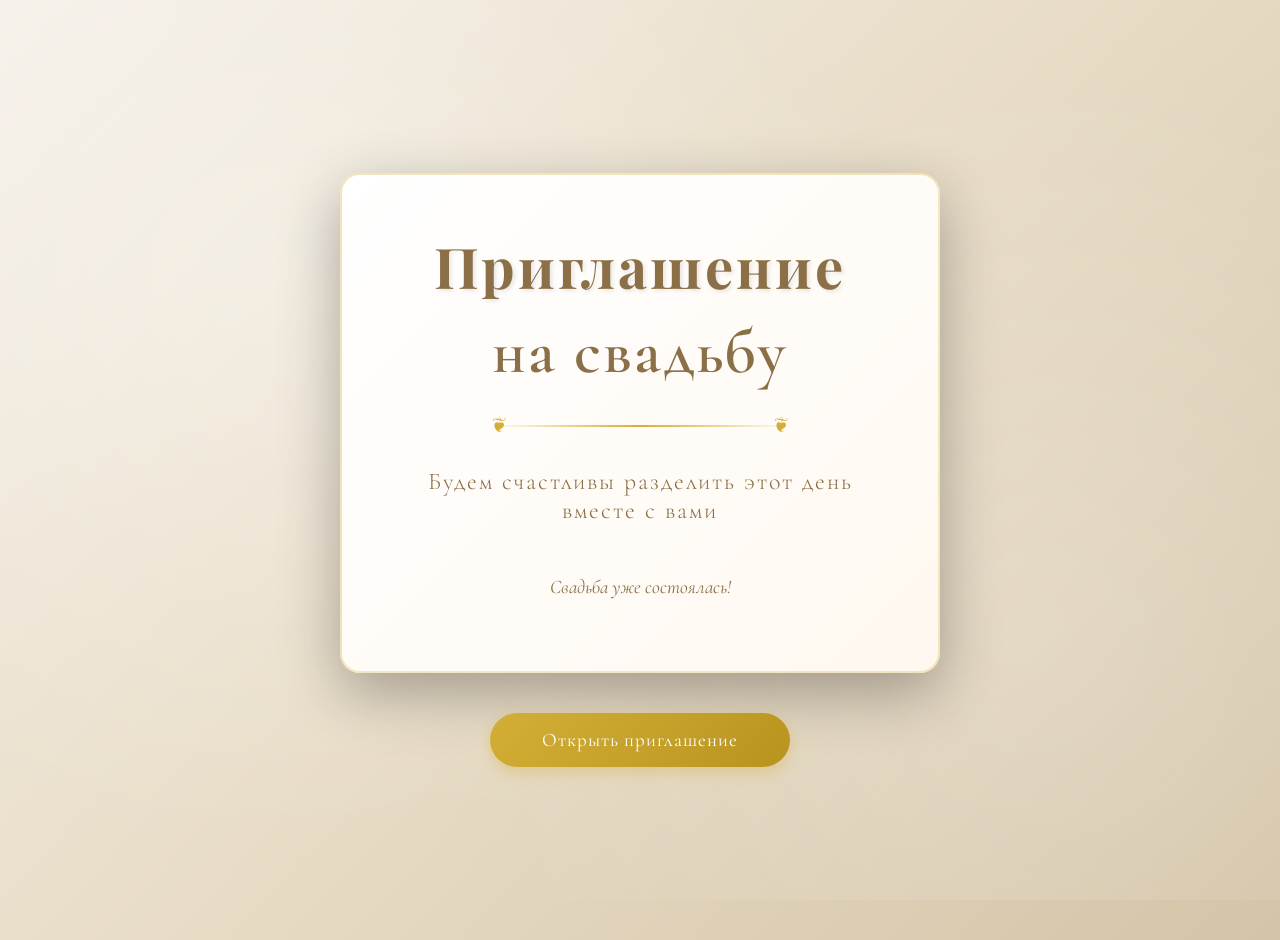
<file: index.html>
<!DOCTYPE html>
<html lang="ru">
    <!-- ============================================ -->
    <!-- HEAD: Метаданные, стили и шрифты -->
    <!-- ============================================ -->
    <head>
        <meta charset="UTF-8" />
        <meta name="viewport" content="width=device-width, initial-scale=1.0" />
        <title>Приглашение на свадьбу</title>
        <link rel="stylesheet" href="style.css" />
        <link rel="preconnect" href="https://fonts.googleapis.com" />
        <link rel="preconnect" href="https://fonts.gstatic.com" crossorigin />
        <link
            href="https://fonts.googleapis.com/css2?family=Playfair+Display:wght@400;700&family=Cormorant+Garamond:wght@300;400;600&display=swap"
            rel="stylesheet"
        />
        <script
            src="https://api-maps.yandex.ru/2.1/?lang=ru_RU"
            type="text/javascript"
        ></script>
    </head>
    <body>
        <div class="main-container">
            <!-- ============================================ -->
            <!-- КАРТОЧКА ПРИГЛАШЕНИЯ: Первоначальный экран -->
            <!-- ============================================ -->
            <div class="card-container">
                <div class="card">
                    <h1 class="main-title">Приглашение</h1>
                    <div class="subtitle-wedding-container">
                        <div class="subtitle-wedding">на свадьбу</div>
                        <div class="divider"></div>
                    </div>
                    <div class="subtitle">
                        Будем счастливы разделить этот день<br />
                        вместе с вами
                    </div>
                    <div class="countdown-container">
                        <div class="countdown" id="countdown">
                            <div class="countdown-item">
                                <span class="countdown-number" id="days"
                                    >0</span
                                >
                                <span class="countdown-label">дней</span>
                            </div>
                            <div class="countdown-item">
                                <span class="countdown-number" id="hours"
                                    >0</span
                                >
                                <span class="countdown-label">часов</span>
                            </div>
                            <div class="countdown-item">
                                <span class="countdown-number" id="minutes"
                                    >0</span
                                >
                                <span class="countdown-label">минут</span>
                            </div>
                            <div class="countdown-item">
                                <span class="countdown-number" id="seconds"
                                    >0</span
                                >
                                <span class="countdown-label">секунд</span>
                            </div>
                        </div>
                    </div>
                </div>

                <!-- Кнопка открытия приглашения -->
                <button class="flip-btn" onclick="toggleContent()">
                    Открыть приглашение
                </button>
            </div>

            <!-- ============================================ -->
            <!-- КОНТЕНТ ПРИГЛАШЕНИЯ: Основная информация -->
            <!-- ============================================ -->
            <div class="content-wrapper hidden" id="contentWrapper">
                <div class="content-container">
                    <!-- Заголовок: имена и дата -->
                    <div class="header-section">
                        <h2 class="names">Андрей & Юлия</h2>
                        <p class="date">14 августа 2026</p>
                    </div>

                    <!-- Основное фото пары -->
                    <div class="photo-section">
                        <div class="photo-frame">
                            <img
                                src="photos/main.jpg"
                                alt="Андрей и Юлия"
                                class="couple-photo"
                                onerror="this.src='data:image/svg+xml,%3Csvg xmlns=%22http://www.w3.org/2000/svg%22 width=%22400%22 height=%22300%22%3E%3Crect fill=%22%23f0e6d2%22 width=%22400%22 height=%22300%22/%3E%3Ctext x=%2250%25%22 y=%2250%25%22 font-family=%22Arial%22 font-size=%2220%22 fill=%22%238b6f47%22 text-anchor=%22middle%22 dominant-baseline=%22middle%22%3EФото молодожен%3C/text%3E%3C/svg%3E'"
                            />
                        </div>
                    </div>

                    <!-- ============================================ -->
                    <!-- ТЕКСТ ПРИГЛАШЕНИЯ -->
                    <!-- ============================================ -->
                    <div class="content-section">
                        <div class="invitation-text">
                            <h3 class="invitation-title">Дорогой гость!</h3>
                            <p class="invitation-subtitle">
                                Мы рады сообщить вам, что 14.08.2026 состоится
                                самое главное торжество <br />
                                в нашей жизни – день нашей свадьбы!<br />
                                Приглашаем вас разделить с нами радость этого
                                незабываемого дня.
                            </p>
                            <p class="invitation-ps">
                                P.S. с любовью Андрей и Юлия
                            </p>
                        </div>

                        <!-- ============================================ -->
                        <!-- СЕКЦИЯ С ЦИТАТОЙ И ФОТО -->
                        <!-- ============================================ -->
                        <div class="quote-section">
                            <div class="quote-photo-container">
                                <img
                                    src="photos/photo-love.JPG"
                                    alt="Андрей и Юлия"
                                    class="quote-photo"
                                    onerror="this.src='data:image/svg+xml,%3Csvg xmlns=%22http://www.w3.org/2000/svg%22 width=%22400%22 height=%22300%22%3E%3Crect fill=%22%23f0e6d2%22 width=%22400%22 height=%22300%22/%3E%3Ctext x=%2250%25%22 y=%2250%25%22 font-family=%22Arial%22 font-size=%2220%22 fill=%22%238b6f47%22 text-anchor=%22middle%22 dominant-baseline=%22middle%22%3EФото%3C/text%3E%3C/svg%3E'"
                                />
                            </div>
                            <div class="quote-text">
                                <p class="quote">
                                    Там, где посеяна любовь, растёт радость
                                </p>
                            </div>
                        </div>

                        <!-- ============================================ -->
                        <!-- БЛОК С ЖЕНИХОМ И НЕВЕСТОЙ -->
                        <!-- ============================================ -->
                        <div class="couple-section">
                            <div class="couple-block groom-block">
                                <div class="couple-photo-wrapper">
                                    <img
                                        src="photos/groom.jpg"
                                        alt="Жених"
                                        class="couple-individual-photo"
                                        onerror="this.src='data:image/svg+xml,%3Csvg xmlns=%22http://www.w3.org/2000/svg%22 width=%22400%22 height=%22300%22%3E%3Crect fill=%22%23f0e6d2%22 width=%22400%22 height=%22300%22/%3E%3Ctext x=%2250%25%22 y=%2250%25%22 font-family=%22Arial%22 font-size=%2220%22 fill=%22%238b6f47%22 text-anchor=%22middle%22 dominant-baseline=%22middle%22%3EЖених%3C/text%3E%3C/svg%3E'"
                                    />
                                </div>
                                <h3 class="couple-name">Андрей</h3>
                            </div>
                            <div class="couple-block bride-block">
                                <div class="couple-photo-wrapper">
                                    <img
                                        src="photos/bride.jpg"
                                        alt="Невеста"
                                        class="couple-individual-photo"
                                        onerror="this.src='data:image/svg+xml,%3Csvg xmlns=%22http://www.w3.org/2000/svg%22 width=%22400%22 height=%22300%22%3E%3Crect fill=%22%23f0e6d2%22 width=%22400%22 height=%22300%22/%3E%3Ctext x=%2250%25%22 y=%2250%25%22 font-family=%22Arial%22 font-size=%2220%22 fill=%22%238b6f47%22 text-anchor=%22middle%22 dominant-baseline=%22middle%22%3EНевеста%3C/text%3E%3C/svg%3E'"
                                    />
                                </div>
                                <h3 class="couple-name">Юлия</h3>
                            </div>
                        </div>

                        <!-- ============================================ -->
                        <!-- БЛОК ТРАПЕЗЫ: Информация о меню -->
                        <!-- ============================================ -->
                        <div class="meal-section">
                            <h3 class="meal-title">Трапеза</h3>
                            <p class="meal-description">
                                Меню разнообразно, поэтому сообщите нам заранее,
                                если у вас есть какие-либо предпочтения или
                                диетические ограничения.
                            </p>
                        </div>

                        <!-- ============================================ -->
                        <!-- БЛОК ПОЖЕЛАНИЙ ПО ПОДАРКАМ -->
                        <!-- ============================================ -->
                        <div class="gifts-section">
                            <h3 class="gifts-title">Пожелания по подаркам</h3>
                            <p class="gifts-description">
                                Ваше присутствие в день нашей свадьбы – самый
                                значимый подарок для нас! Мы понимаем, что
                                дарить цветы на свадьбу – это традиция, но мы не
                                сможем насладиться их красотой в полной мере...
                                будем рады любой другой альтернативе (например, в денежном эквиваленте).
                            </p>
                        </div>

                        <!-- ============================================ -->
                        <!-- КНОПКА ПЕРЕХОДА НА СВАДЕБНОЕ РАСПИСАНИЕ -->
                        <!-- ============================================ -->
                        <div class="schedule-button-container">
                            <a href="schedule.html" class="schedule-btn">
                                Свадебное расписание
                            </a>
                        </div>

                        <!-- ============================================ -->
                        <!-- ФОТО ПАРЫ -->
                        <!-- ============================================ -->
                        <div class="embrace-photo-section">
                            <div class="embrace-photo-container">
                                <img
                                    src="photos/embrace.JPG"
                                    alt="Андрей и Юлия"
                                    class="embrace-photo"
                                    onerror="this.src='data:image/svg+xml,%3Csvg xmlns=%22http://www.w3.org/2000/svg%22 width=%22400%22 height=%22300%22%3E%3Crect fill=%22%23f0e6d2%22 width=%22400%22 height=%22300%22/%3E%3Ctext x=%2250%25%22 y=%2250%25%22 font-family=%22Arial%22 font-size=%2220%22 fill=%22%238b6f47%22 text-anchor=%22middle%22 dominant-baseline=%22middle%22%3EФото%3C/text%3E%3C/svg%3E'"
                                />
                            </div>
                        </div>

                        <!-- ============================================ -->
                        <!-- ЯНДЕКС КАРТА: Геопозиция места проведения -->
                        <!-- ============================================ -->
                        <div class="map-section">
                            <h3 class="map-title">📍 Место проведения</h3>
                            <div id="yandex-map" class="yandex-map"></div>
                        </div>

                        <!-- ============================================ -->
                        <!-- RSVP: Подтверждение присутствия -->
                        <!-- ============================================ -->
                        <div class="rsvp">
                            <p>
                                Пожалуйста, подтвердите ваше присутствие до 1
                                июня
                            </p>
                            <p class="contact">+7 (925) 807 - 92 - 05</p>
                        </div>
                    </div>

                    <!-- ============================================ -->
                    <!-- TELEGRAM ЧАТ: Ссылка на группу -->
                    <!-- ============================================ -->
                    <div class="telegram-section">
                        <a
                            href="https://t.me/+GbGKdkNr-Cs2YThi"
                            target="_blank"
                            rel="noopener noreferrer"
                            class="telegram-link"
                        >
                            <span class="telegram-icon">💬</span>
                            <span class="telegram-text">Чат в Telegram</span>
                        </a>
                    </div>

                    <!-- ============================================ -->
                    <!-- ФУТЕР: Заключительная подпись -->
                    <!-- ============================================ -->
                    <div class="footer-section">
                        <p class="closing">
                            С любовью и нетерпением ждем встречи,
                        </p>
                        <p class="signature">Андрей & Юлия</p>
                    </div>
                </div>
            </div>
        </div>

        <!-- ============================================ -->
        <!-- SCRIPTS: JavaScript функциональность -->
        <!-- ============================================ -->
        <script src="script.js"></script>
    </body>
</html>
</file>
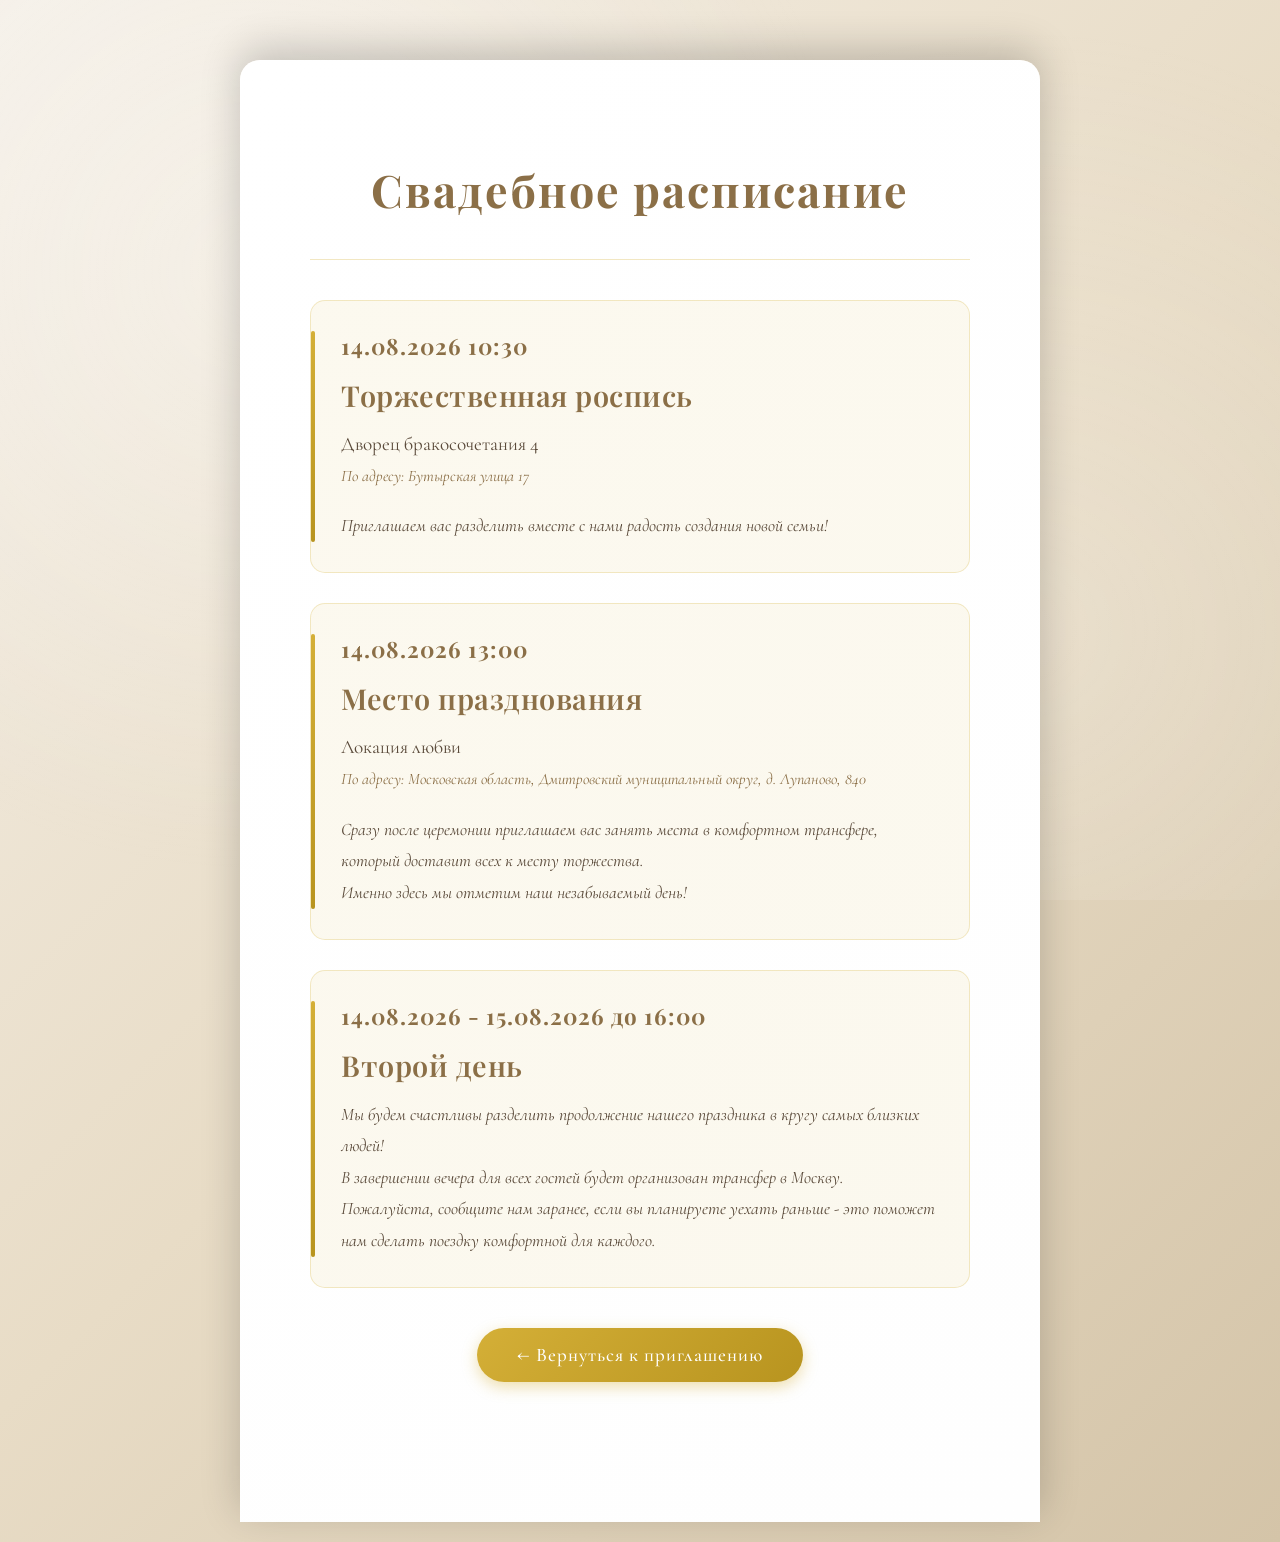
<file: schedule.html>
<!DOCTYPE html>
<html lang="ru">
    <!-- ============================================ -->
    <!-- HEAD: Метаданные, стили и шрифты -->
    <!-- ============================================ -->
    <head>
        <meta charset="UTF-8" />
        <meta name="viewport" content="width=device-width, initial-scale=1.0" />
        <title>Свадебное расписание</title>
        <link rel="stylesheet" href="style.css" />
        <link rel="preconnect" href="https://fonts.googleapis.com" />
        <link rel="preconnect" href="https://fonts.gstatic.com" crossorigin />
        <link
            href="https://fonts.googleapis.com/css2?family=Playfair+Display:wght@400;700&family=Cormorant+Garamond:wght@300;400;600&display=swap"
            rel="stylesheet"
        />
    </head>
    <body>
        <div class="main-container">
            <!-- ============================================ -->
            <!-- КОНТЕНТ СВАДЕБНОГО РАСПИСАНИЯ -->
            <!-- ============================================ -->
            <div class="content-wrapper">
                <div class="content-container">
                    <!-- Заголовок: имена и дата -->
                    <div class="header-section">
                        <h2 class="names">Свадебное расписание</h2>
                    </div>

                    <!-- ============================================ -->
                    <!-- СПИСОК РАСПИСАНИЯ -->
                    <!-- ============================================ -->
                    <div class="schedule-section">
                        <ul class="schedule-list">
                            <!-- Первое расписание: Торжественная роспись -->
                            <li class="schedule-item">
                                <div class="schedule-time">
                                    14.08.2026 10:30
                                </div>
                                <div class="schedule-title">
                                    Торжественная роспись
                                </div>
                                <div class="schedule-location">
                                    Дворец бракосочетания 4<br />
                                    <span class="schedule-address"
                                        >По адресу: Бутырская улица 17</span
                                    >
                                </div>
                                <div class="schedule-description">
                                    Приглашаем вас разделить вместе с нами
                                    радость создания новой семьи!
                                </div>
                            </li>

                            <!-- Второе расписание: Фуршет -->
                            <li class="schedule-item">
                                <div class="schedule-time">
                                    14.08.2026 13:00
                                </div>
                                <div class="schedule-title">Место празднования</div>
                                <div class="schedule-location">
                                    Локация любви<br />
                                    <span class="schedule-address"
                                        >По адресу: Московская область, Дмитровский муниципальный округ, д. Лупаново, 840</span
                                    >
                                </div>
                                <div class="schedule-description">
                                    Сразу после церемонии приглашаем вас занять места в комфортном трансфере, который доставит всех к месту торжества.<br />
                                    Именно здесь мы отметим наш незабываемый
                                    день!
                                </div>
                            </li>
                            <!-- Третье расписание: Второй день -->
                            <li class="schedule-item">
                                <div class="schedule-time">
                                    14.08.2026 - 15.08.2026 до 16:00
                                </div>
                                <div class="schedule-title">Второй день</div>
                                <div class="schedule-description">
                                    Мы будем счастливы разделить продолжение нашего праздника в кругу самых близких людей!<br />
                                    В завершении вечера для всех гостей будет организован трансфер в Москву.<br />
                                    Пожалуйста, сообщите нам заранее, если вы планируете уехать раньше - это поможет нам сделать поездку комфортной для каждого.
                                </div>
                            </li>
                        </ul>
                    </div>

                    <!-- Кнопка возврата на главную -->
                    <div class="schedule-button-container">
                        <a href="index.html" class="schedule-btn">
                            ← Вернуться к приглашению
                        </a>
                    </div>
                </div>
            </div>
        </div>

        <!-- ============================================ -->
        <!-- SCRIPTS: JavaScript функциональность -->
        <!-- ============================================ -->
        <script src="script.js"></script>
    </body>
</html>
</file>
<file: style.css>
* {
    margin: 0;
    padding: 0;
    box-sizing: border-box;
}

body {
    font-family: "Cormorant Garamond", serif;
    background: linear-gradient(135deg, #f5f0e8 0%, #e8dcc6 50%, #d4c4a8 100%);
    min-height: 100vh;
    padding: 20px;
    position: relative;
    overflow-x: hidden;
}

body::before {
    content: "";
    position: fixed;
    top: 0;
    left: 0;
    right: 0;
    bottom: 0;
    background-image: radial-gradient(
            circle at 20% 30%,
            rgba(255, 255, 255, 0.3) 0%,
            transparent 50%
        ),
        radial-gradient(
            circle at 80% 70%,
            rgba(255, 255, 255, 0.2) 0%,
            transparent 50%
        );
    pointer-events: none;
    z-index: 0;
}

.main-container {
    position: relative;
    z-index: 1;
    max-width: 800px;
    margin: 0 auto;
}

.card-container {
    display: flex;
    flex-direction: column;
    align-items: center;
    justify-content: center;
    min-height: 100vh;
    padding: 40px 20px;
}

.card {
    width: 100%;
    max-width: 600px;
    height: 500px;
    border-radius: 20px;
    box-shadow: 0 20px 60px rgba(0, 0, 0, 0.3);
    padding: 60px 40px;
    background: linear-gradient(135deg, #ffffff 0%, #fff8f0 100%);
    border: 2px solid rgba(212, 175, 55, 0.3);
    display: flex;
    flex-direction: column;
    justify-content: center;
    align-items: center;
    text-align: center;
    margin-bottom: 40px;
}

.ornament {
    width: 80px;
    height: 80px;
    position: relative;
    margin: 20px 0;
}

.ornament::before,
.ornament::after {
    content: "";
    position: absolute;
    width: 100%;
    height: 2px;
    background: linear-gradient(90deg, transparent, #d4af37, transparent);
    top: 50%;
    left: 0;
}

.ornament::before {
    transform: rotate(45deg);
}

.ornament::after {
    transform: rotate(-45deg);
}

.ornament::before,
.ornament::after {
    width: 60px;
    left: 10px;
}

.main-title {
    font-family: "Playfair Display", serif;
    font-size: 3.5rem;
    color: #8b6f47;
    margin: 30px 0 10px 0;
    letter-spacing: 3px;
    text-shadow: 2px 2px 4px rgba(0, 0, 0, 0.1);
    animation: fadeInUp 1s ease-out;
}

.subtitle-wedding-container {
    display: flex;
    flex-direction: column;
    align-items: center;
    width: 100%;
}

.subtitle-wedding {
    font-family: "Cormorant Garamond", serif;
    font-size: 4rem;
    color: #8b6f47;
    font-weight: 600;
    letter-spacing: 2px;
    margin-bottom: 15px;
    display: inline-block;
    position: relative;
    animation: fadeInUp 1.1s ease-out;
    white-space: nowrap;
}

.divider {
    height: 2px;
    background: linear-gradient(90deg, transparent, #d4af37, transparent);
    margin: 20px 0;
    position: relative;
    display: inline-block;
}

.divider::before,
.divider::after {
    content: "❦";
    color: #d4af37;
    font-size: 20px;
    position: absolute;
    top: -12px;
}

.divider::before {
    left: 0;
}

.divider::after {
    right: 0;
}

.subtitle {
    font-size: 1.5rem;
    color: #8b6f47;
    font-weight: 300;
    letter-spacing: 2px;
    margin-top: 20px;
    animation: fadeInUp 1.2s ease-out;
}

.countdown-container {
    margin: 30px 0;
    width: 100%;
}

.countdown {
    display: flex;
    justify-content: center;
    align-items: center;
    gap: 15px;
    flex-wrap: wrap;
    margin: 20px 0;
}

.countdown-item {
    display: flex;
    flex-direction: column;
    align-items: center;
    justify-content: center;
    min-width: 70px;
    padding: 15px 10px;
    background: rgba(212, 175, 55, 0.1);
    border-radius: 10px;
    border: 1px solid rgba(212, 175, 55, 0.3);
    transition: transform 0.3s ease;
}

.countdown-item:hover {
    transform: translateY(-3px);
    box-shadow: 0 5px 15px rgba(212, 175, 55, 0.3);
}

.countdown-number {
    font-family: "Playfair Display", serif;
    font-size: 2rem;
    font-weight: 700;
    color: #8b6f47;
    line-height: 1;
    margin-bottom: 5px;
}

.countdown-label {
    font-size: 0.85rem;
    color: #a0826d;
    text-transform: lowercase;
    letter-spacing: 0.5px;
}

.countdown-message {
    font-size: 1.2rem;
    color: #8b6f47;
    text-align: center;
    font-style: italic;
}

.flip-btn {
    width: 100%;
    max-width: 300px;
    padding: 15px 30px;
    font-family: "Cormorant Garamond", serif;
    font-size: 1.2rem;
    background: linear-gradient(135deg, #d4af37 0%, #b8941f 100%);
    color: white;
    border: none;
    border-radius: 50px;
    cursor: pointer;
    transition: all 0.3s ease;
    box-shadow: 0 5px 15px rgba(212, 175, 55, 0.4);
    letter-spacing: 1px;
    position: relative;
    z-index: 10;
    margin: 0 auto;
    display: block;
}

.flip-btn:hover {
    transform: translateY(-2px);
    box-shadow: 0 8px 20px rgba(212, 175, 55, 0.6);
}

.flip-btn:active {
    transform: translateY(0);
}

/* Content Wrapper - появляется внизу */
.content-wrapper {
    width: 100%;
    padding: 60px 40px;
    background: linear-gradient(135deg, #ffffff 0%, #fefefe 100%);
    border-radius: 20px 20px 0 0;
    box-shadow: 0 -10px 40px rgba(0, 0, 0, 0.2);
    margin-top: 40px;
    margin-bottom: 0;
    transition: all 0.5s ease;
    opacity: 1;
    transform: translateY(0);
}

.content-wrapper.hidden {
    display: none;
    opacity: 0;
    transform: translateY(50px);
}

.content-container {
    padding: 40px 30px;
    max-width: 1200px;
    margin: 0 auto;
}

.header-section {
    text-align: center;
    margin-bottom: 30px;
    padding-bottom: 25px;
    border-bottom: 1px solid rgba(212, 175, 55, 0.3);
}

.names {
    font-family: "Playfair Display", serif;
    font-size: 2.8rem;
    color: #8b6f47;
    margin-bottom: 15px;
    letter-spacing: 2px;
}

.date {
    font-size: 1.3rem;
    color: #a0826d;
    letter-spacing: 1px;
}

.photo-section {
    margin: 30px 0;
    display: flex;
    justify-content: center;
    align-items: center;
}

.photo-frame {
    position: relative;
    width: 100%;
    max-width: 350px;
    padding: 15px;
    background: linear-gradient(135deg, #f5f0e8 0%, #e8dcc6 100%);
    border-radius: 15px;
    box-shadow: 0 10px 30px rgba(0, 0, 0, 0.15),
        inset 0 0 0 3px rgba(212, 175, 55, 0.2),
        inset 0 0 0 6px rgba(255, 255, 255, 0.8);
    transform: rotate(-1deg);
    transition: transform 0.3s ease;
}

.photo-frame:hover {
    transform: rotate(0deg) scale(1.02);
}

.couple-photo {
    width: 100%;
    height: auto;
    border-radius: 8px;
    display: block;
    object-fit: cover;
    box-shadow: 0 5px 15px rgba(0, 0, 0, 0.2);
}

.couple-section {
    margin: 50px 0;
    display: flex;
    gap: 20px;
    justify-content: center;
    align-items: stretch;
    flex-wrap: wrap;
}

.couple-block {
    flex: 1;
    min-width: 280px;
    max-width: 400px;
    display: flex;
    flex-direction: column;
    align-items: center;
    text-align: center;
    padding: 20px;
    background: rgba(212, 175, 55, 0.05);
    border-radius: 15px;
    border: 1px solid rgba(212, 175, 55, 0.2);
    transition: transform 0.3s ease, box-shadow 0.3s ease;
}

.couple-block:hover {
    transform: translateY(-5px);
    box-shadow: 0 10px 25px rgba(212, 175, 55, 0.3);
}

.couple-photo-wrapper {
    width: 100%;
    max-width: 300px;
    margin-bottom: 20px;
    border-radius: 12px;
    overflow: hidden;
    box-shadow: 0 8px 20px rgba(0, 0, 0, 0.15);
    position: relative;
}

.couple-photo-wrapper::before {
    content: "";
    position: absolute;
    top: 0;
    left: 0;
    right: 0;
    bottom: 0;
    background: linear-gradient(
        135deg,
        rgba(212, 175, 55, 0.1) 0%,
        transparent 100%
    );
    z-index: 1;
    pointer-events: none;
}

.couple-individual-photo {
    width: 100%;
    height: auto;
    display: block;
    object-fit: cover;
    transition: transform 0.3s ease;
}

.couple-block:hover .couple-individual-photo {
    transform: scale(1.05);
}

.couple-name {
    font-family: "Playfair Display", serif;
    font-size: 2rem;
    color: #8b6f47;
    margin-top: 15px;
    letter-spacing: 1px;
    font-weight: 600;
}

.meal-section {
    margin: 40px 0;
    padding: 30px;
    background: rgba(212, 175, 55, 0.08);
    border-radius: 15px;
    border: 1px solid rgba(212, 175, 55, 0.25);
    text-align: center;
}

.meal-title {
    font-family: "Playfair Display", serif;
    font-size: 2rem;
    font-weight: 700;
    color: #8b6f47;
    margin-bottom: 20px;
    letter-spacing: 1px;
}

.meal-description {
    font-size: 1.15rem;
    color: #5a4a3a;
    line-height: 1.8;
    max-width: 800px;
    margin: 0 auto;
}

.gifts-section {
    margin: 40px 0;
    padding: 30px;
    background: rgba(212, 175, 55, 0.08);
    border-radius: 15px;
    border: 1px solid rgba(212, 175, 55, 0.25);
    text-align: center;
}

.gifts-title {
    font-family: "Playfair Display", serif;
    font-size: 2rem;
    font-weight: 700;
    color: #8b6f47;
    margin-bottom: 20px;
    letter-spacing: 1px;
}

.gifts-description {
    font-size: 1.15rem;
    color: #5a4a3a;
    line-height: 1.8;
    max-width: 800px;
    margin: 0 auto;
}

.schedule-button-container {
    margin: 40px 0;
    text-align: center;
}

.schedule-btn {
    display: inline-block;
    padding: 15px 40px;
    font-family: "Cormorant Garamond", serif;
    font-size: 1.2rem;
    background: linear-gradient(135deg, #d4af37 0%, #b8941f 100%);
    color: white;
    text-decoration: none;
    border-radius: 50px;
    cursor: pointer;
    transition: all 0.3s ease;
    box-shadow: 0 5px 15px rgba(212, 175, 55, 0.4);
    letter-spacing: 1px;
    font-weight: 500;
}

.schedule-btn:hover {
    transform: translateY(-2px);
    box-shadow: 0 8px 20px rgba(212, 175, 55, 0.6);
    color: white;
    text-decoration: none;
}

.schedule-btn:active {
    transform: translateY(0);
}

.map-section {
    margin: 40px 0;
    text-align: center;
}

.map-title {
    font-family: "Playfair Display", serif;
    font-size: 2rem;
    font-weight: 700;
    color: #8b6f47;
    margin-bottom: 25px;
    letter-spacing: 1px;
}

.yandex-map {
    width: 100%;
    height: 400px;
    border-radius: 15px;
    overflow: hidden;
    box-shadow: 0 10px 30px rgba(0, 0, 0, 0.15);
    border: 1px solid rgba(212, 175, 55, 0.3);
}

.embrace-photo-section {
    margin: 40px 0;
    display: flex;
    justify-content: center;
    align-items: center;
}

.embrace-photo-container {
    width: 100%;
    max-width: 600px;
    border-radius: 15px;
    overflow: hidden;
    box-shadow: 0 10px 30px rgba(0, 0, 0, 0.2);
    border: 1px solid rgba(212, 175, 55, 0.3);
}

.embrace-photo {
    width: 100%;
    height: auto;
    display: block;
    object-fit: cover;
}

.schedule-section {
    margin: 40px 0;
}

.schedule-list {
    list-style: none;
    padding: 0;
    margin: 0;
    display: flex;
    flex-direction: column;
    gap: 30px;
}

.schedule-item {
    background: rgba(212, 175, 55, 0.08);
    border-radius: 15px;
    border: 1px solid rgba(212, 175, 55, 0.25);
    padding: 30px;
    transition: transform 0.3s ease, box-shadow 0.3s ease;
    position: relative;
}

.schedule-item:hover {
    transform: translateY(-3px);
    box-shadow: 0 10px 25px rgba(212, 175, 55, 0.2);
}

.schedule-item::before {
    content: "";
    position: absolute;
    left: 0;
    top: 30px;
    bottom: 30px;
    width: 4px;
    background: linear-gradient(180deg, #d4af37 0%, #b8941f 100%);
    border-radius: 2px;
}

.schedule-time {
    font-family: "Playfair Display", serif;
    font-size: 1.4rem;
    font-weight: 700;
    color: #8b6f47;
    margin-bottom: 15px;
    letter-spacing: 1px;
}

.schedule-title {
    font-family: "Playfair Display", serif;
    font-size: 1.8rem;
    font-weight: 600;
    color: #8b6f47;
    margin-bottom: 15px;
    letter-spacing: 0.5px;
}

.schedule-location {
    font-size: 1.2rem;
    color: #5a4a3a;
    margin-bottom: 20px;
    line-height: 1.6;
}

.schedule-address {
    font-size: 1rem;
    color: #8b6f47;
    font-style: italic;
}

.schedule-description {
    font-size: 1.1rem;
    color: #5a4a3a;
    line-height: 1.8;
    font-style: italic;
}

.content-section {
    margin: 30px 0;
}

.invitation-text {
    text-align: center;
    margin-bottom: 35px;
    line-height: 1.9;
}

.invitation-title {
    font-family: "Playfair Display", serif;
    font-size: 2rem;
    font-weight: 700;
    color: #8b6f47;
    margin-bottom: 25px;
    letter-spacing: 1px;
}

.invitation-subtitle {
    font-size: 1.2rem;
    color: #5a4a3a;
    margin-bottom: 30px;
    line-height: 1.8;
    max-width: 800px;
    margin-left: auto;
    margin-right: auto;
}

.invitation-ps {
    font-size: 1.1rem;
    color: #8b6f47;
    font-style: italic;
    margin-top: 30px;
    margin-bottom: 0;
    font-weight: 500;
}

.details {
    margin: 35px 0;
    display: grid;
    grid-template-columns: repeat(auto-fit, minmax(200px, 1fr));
    gap: 25px;
}

.detail-item {
    text-align: center;
    padding: 20px;
    background: rgba(212, 175, 55, 0.05);
    border-radius: 10px;
    border: 1px solid rgba(212, 175, 55, 0.2);
}

.detail-item h3 {
    font-family: "Playfair Display", serif;
    font-size: 1.5rem;
    color: #8b6f47;
    margin-bottom: 10px;
    font-weight: 600;
}

.detail-item p {
    font-size: 1.1rem;
    color: #5a4a3a;
    line-height: 1.6;
}

.address {
    font-size: 0.95rem;
    color: #8b6f47;
    font-style: italic;
}

.rsvp {
    text-align: center;
    margin: 35px 0;
    padding: 25px;
    background: rgba(212, 175, 55, 0.1);
    border-radius: 10px;
    border: 1px solid rgba(212, 175, 55, 0.3);
}

.rsvp p {
    font-size: 1.1rem;
    color: #5a4a3a;
    margin-bottom: 10px;
}

.contact {
    font-size: 1.3rem;
    color: #8b6f47;
    font-weight: 600;
    margin-top: 10px;
}

.quote-section {
    margin: 50px 0;
    text-align: center;
}

.quote-photo-container {
    margin-bottom: 30px;
    display: flex;
    justify-content: center;
    align-items: center;
}

.quote-photo {
    max-width: 100%;
    width: 100%;
    max-width: 600px;
    height: auto;
    border-radius: 15px;
    box-shadow: 0 10px 30px rgba(0, 0, 0, 0.2);
    object-fit: cover;
}

.quote-text {
    margin-top: 30px;
}

.quote {
    font-family: "Playfair Display", serif;
    font-size: 1.8rem;
    font-style: italic;
    color: #8b6f47;
    line-height: 1.6;
    letter-spacing: 0.5px;
    position: relative;
    padding: 0 20px;
}

.quote::before {
    content: '"';
    font-size: 3rem;
    color: rgba(212, 175, 55, 0.3);
    position: absolute;
    left: -10px;
    top: -10px;
    font-family: "Playfair Display", serif;
}

.quote::after {
    content: '"';
    font-size: 3rem;
    color: rgba(212, 175, 55, 0.3);
    position: absolute;
    right: -10px;
    bottom: -30px;
    font-family: "Playfair Display", serif;
}

.telegram-section {
    margin: 40px 0;
    text-align: center;
}

.telegram-link {
    display: inline-flex;
    align-items: center;
    gap: 12px;
    padding: 15px 35px;
    background: linear-gradient(135deg, #d4af37 0%, #b8941f 100%);
    color: white;
    text-decoration: none;
    border-radius: 50px;
    font-family: "Cormorant Garamond", serif;
    font-size: 1.3rem;
    font-weight: 500;
    letter-spacing: 1px;
    transition: all 0.3s ease;
    box-shadow: 0 5px 15px rgba(212, 175, 55, 0.4);
}

.telegram-link:hover {
    transform: translateY(-2px);
    box-shadow: 0 8px 20px rgba(212, 175, 55, 0.6);
    color: white;
    text-decoration: none;
}

.telegram-link:active {
    transform: translateY(0);
}

.telegram-icon {
    font-size: 1.5rem;
}

.telegram-text {
    font-size: 1.3rem;
}

.footer-section {
    text-align: center;
    margin-top: 35px;
    padding-top: 30px;
    border-top: 1px solid rgba(212, 175, 55, 0.3);
}

.closing {
    font-size: 1.2rem;
    color: #8b6f47;
    margin-bottom: 10px;
    font-style: italic;
}

.signature {
    font-family: "Playfair Display", serif;
    font-size: 1.8rem;
    color: #8b6f47;
    letter-spacing: 2px;
}

@keyframes fadeInUp {
    from {
        opacity: 0;
        transform: translateY(20px);
    }
    to {
        opacity: 1;
        transform: translateY(0);
    }
}

/* Responsive Design */
@media (max-width: 768px) {
    .card {
        height: 450px;
        padding: 40px 25px;
    }

    .main-title {
        font-size: 2.5rem;
    }

    .subtitle-wedding {
        font-size: 3rem;
        font-weight: 600;
    }

    .countdown {
        gap: 10px;
    }

    .countdown-item {
        min-width: 60px;
        padding: 12px 8px;
    }

    .countdown-number {
        font-size: 1.6rem;
    }

    .countdown-label {
        font-size: 0.75rem;
    }

    .names {
        font-size: 2.2rem;
    }

    .content-wrapper {
        padding: 50px 20px;
    }

    .content-container {
        padding: 30px 20px;
    }

    .photo-frame {
        max-width: 280px;
        padding: 12px;
    }

    .couple-section {
        flex-direction: column;
        gap: 30px;
    }

    .couple-block {
        max-width: 100%;
        min-width: 100%;
    }

    .couple-name {
        font-size: 1.7rem;
    }

    .meal-section {
        padding: 25px 20px;
        margin: 35px 0;
    }

    .meal-title {
        font-size: 1.7rem;
    }

    .meal-description {
        font-size: 1.05rem;
    }

    .gifts-section {
        padding: 25px 20px;
        margin: 35px 0;
    }

    .gifts-title {
        font-size: 1.7rem;
    }

    .gifts-description {
        font-size: 1.05rem;
    }

    .schedule-button-container {
        margin: 35px 0;
    }

    .schedule-btn {
        padding: 12px 30px;
        font-size: 1.1rem;
    }

    .schedule-section {
        margin: 35px 0;
    }

    .schedule-list {
        gap: 25px;
    }

    .schedule-item {
        padding: 25px 20px;
    }

    .schedule-time {
        font-size: 1.2rem;
    }

    .schedule-title {
        font-size: 1.5rem;
    }

    .schedule-location {
        font-size: 1.1rem;
    }

    .schedule-description {
        font-size: 1rem;
    }

    .telegram-section {
        margin: 35px 0;
    }

    .telegram-link {
        padding: 12px 28px;
        font-size: 1.2rem;
    }

    .telegram-icon {
        font-size: 1.3rem;
    }

    .telegram-text {
        font-size: 1.2rem;
    }

    .map-section {
        margin: 35px 0;
    }

    .map-title {
        font-size: 1.7rem;
        margin-bottom: 20px;
    }

    .yandex-map {
        height: 350px;
    }

    .embrace-photo-section {
        margin: 35px 0;
    }

    .embrace-photo-container {
        max-width: 100%;
    }

    .invitation-title {
        font-size: 1.7rem;
    }

    .invitation-subtitle {
        font-size: 1.1rem;
    }

    .invitation-ps {
        font-size: 1rem;
    }

    .details {
        grid-template-columns: 1fr;
        gap: 20px;
    }

    .detail-item h3 {
        font-size: 1.3rem;
    }

    .quote {
        font-size: 1.5rem;
    }

    .quote-photo {
        max-width: 100%;
    }
}

@media (max-width: 480px) {
    .card {
        height: 400px;
        padding: 30px 20px;
    }

    .main-title {
        font-size: 2rem;
        letter-spacing: 2px;
    }

    .subtitle-wedding {
        font-size: 2.5rem;
        font-weight: 600;
    }

    .countdown {
        gap: 8px;
    }

    .countdown-item {
        min-width: 50px;
        padding: 10px 6px;
    }

    .countdown-number {
        font-size: 1.3rem;
    }

    .countdown-label {
        font-size: 0.7rem;
    }

    .names {
        font-size: 1.8rem;
    }

    .content-wrapper {
        padding: 40px 15px;
    }

    .content-container {
        padding: 25px 15px;
    }

    .photo-frame {
        max-width: 220px;
        padding: 10px;
    }

    .couple-section {
        gap: 25px;
        margin: 40px 0;
    }

    .couple-block {
        padding: 15px;
    }

    .couple-photo-wrapper {
        max-width: 250px;
    }

    .couple-name {
        font-size: 1.5rem;
    }

    .meal-section {
        padding: 20px 15px;
        margin: 30px 0;
    }

    .meal-title {
        font-size: 1.5rem;
        margin-bottom: 15px;
    }

    .meal-description {
        font-size: 1rem;
    }

    .gifts-section {
        padding: 20px 15px;
        margin: 30px 0;
    }

    .gifts-title {
        font-size: 1.5rem;
        margin-bottom: 15px;
    }

    .gifts-description {
        font-size: 1rem;
    }

    .schedule-button-container {
        margin: 30px 0;
    }

    .schedule-btn {
        padding: 12px 25px;
        font-size: 1rem;
    }

    .schedule-section {
        margin: 30px 0;
    }

    .schedule-list {
        gap: 20px;
    }

    .schedule-item {
        padding: 20px 15px;
    }

    .schedule-time {
        font-size: 1.1rem;
        margin-bottom: 12px;
    }

    .schedule-title {
        font-size: 1.3rem;
        margin-bottom: 12px;
    }

    .schedule-location {
        font-size: 1rem;
        margin-bottom: 15px;
    }

    .schedule-address {
        font-size: 0.9rem;
    }

    .schedule-description {
        font-size: 0.95rem;
    }

    .telegram-section {
        margin: 30px 0;
    }

    .telegram-link {
        padding: 12px 25px;
        font-size: 1.1rem;
        gap: 10px;
    }

    .telegram-icon {
        font-size: 1.2rem;
    }

    .telegram-text {
        font-size: 1.1rem;
    }

    .map-section {
        margin: 30px 0;
    }

    .map-title {
        font-size: 1.5rem;
        margin-bottom: 15px;
    }

    .yandex-map {
        height: 300px;
    }

    .embrace-photo-section {
        margin: 30px 0;
    }

    .embrace-photo-container {
        max-width: 100%;
    }

    .invitation-title {
        font-size: 1.5rem;
    }

    .invitation-subtitle {
        font-size: 1rem;
    }

    .invitation-ps {
        font-size: 0.95rem;
    }

    .quote {
        font-size: 1.3rem;
        padding: 0 15px;
    }

    .quote::before,
    .quote::after {
        font-size: 2.5rem;
    }
}
</file>
